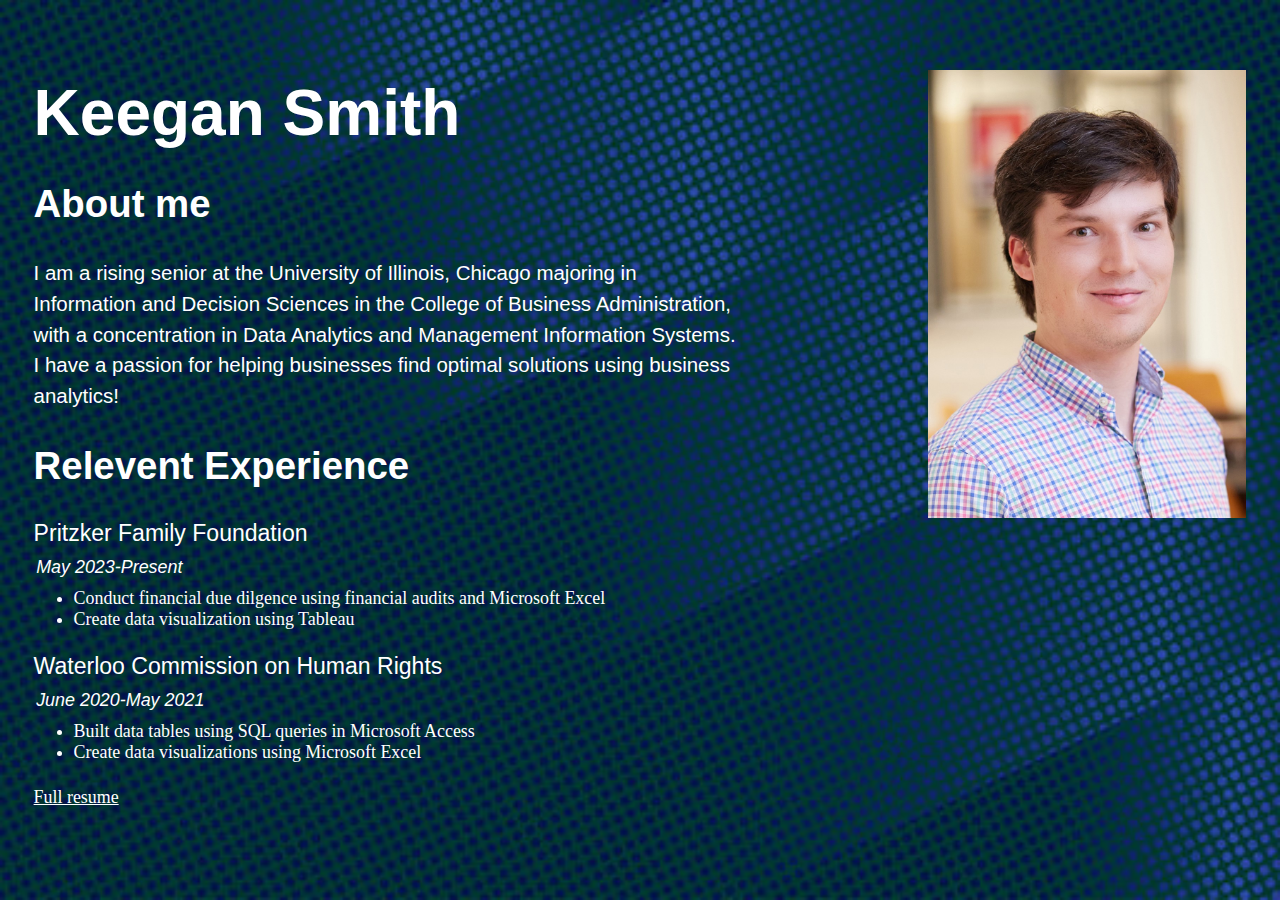
<file: index.html>
<html>

<head>
<meta name="viewport" content="width=device-width, initial-scale=1.0">
<link rel="stylesheet" href="features.css">
<title>Welcome!</title>
</head>
<body>
<div class="grid-container">
<div class="left-side">
<h1 style="margin-bottom:2vw; text-align: left;">Keegan Smith</h1>
<h2>About me</h2>
<p style="line-height:1.5; font-size:1.6vw; max-width:100%;">I am a rising senior at the University of Illinois, Chicago majoring in Information and Decision Sciences in the College of Business Administration, with a concentration in Data Analytics and Management Information Systems. I have a passion for helping businesses find optimal solutions using business analytics!</p>
<h2>Relevent Experience</h2>
<p>Pritzker Family Foundation</p>
<p style="margin-top:-1vw; font-size:1.4vw; text-indent:.2vw; font-style:italic;">May 2023-Present</p>
<p style="margin-top:-1vw;">
<ul>
<li>Conduct financial due dilgence using financial audits and Microsoft Excel</li>
<li>Create data visualization using Tableau</li>
</ul>
</p>
<p>Waterloo Commission on Human Rights</p>
<p style="margin-top:-1vw; font-size:1.4vw; text-indent:.2vw; font-style:italic;">June 2020-May 2021</p>
<p style="margin-top:-1vw;">
<ul>
<li>Built data tables using SQL queries in Microsoft Access</li>
<li>Create data visualizations using Microsoft Excel</li>
</ul>
</p>
<a href="Resume.pdf" target="_blank">Full resume</a>
</div>

<div class="right-side">
<br></br>
<div style="text-align:right;">
<img src="headshot.jpg" style="max-width:70%; max-height:70%;">
</div>
</div>
</div>
</body>

</html>
</file>
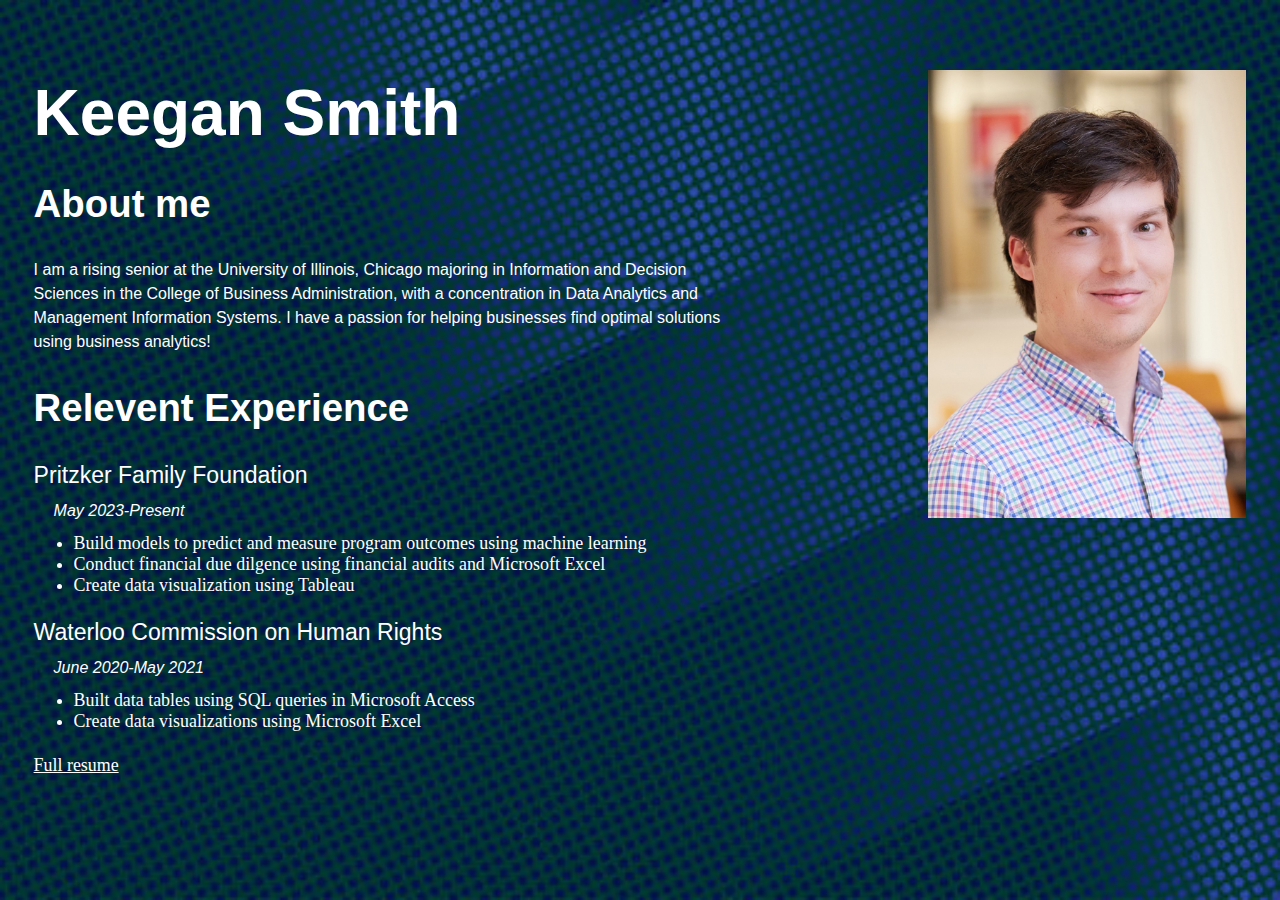
<file: welcome.html>
<html>

<head>
<link rel="stylesheet" href="features.css">
<title>Welcome!</title>
</head>
<body>
<div class="grid-container">
<div class="left-side">
<h1 style="margin-bottom:20px; text-align: left;">Keegan Smith</h1>
<h2>About me</h2>
<p style="line-height:1.5; font-size:16px; max-width:100%;">I am a rising senior at the University of Illinois, Chicago majoring in Information and Decision Sciences in the College of Business Administration, with a concentration in Data Analytics and Management Information Systems. I have a passion for helping businesses find optimal solutions using business analytics!</p>
<h2>Relevent Experience</h2>
<p>Pritzker Family Foundation</p>
<p style="margin-top:-10px; font-size:16px; text-indent:20px; font-style:italic;">May 2023-Present</p>
<p style="margin-top:-10px;">
<ul>
<li>Build models to predict and measure program outcomes using machine learning</li>
<li>Conduct financial due dilgence using financial audits and Microsoft Excel</li>
<li>Create data visualization using Tableau</li>
</ul>
</p>
<p>Waterloo Commission on Human Rights</p>
<p style="margin-top:-10px; font-size:16px; text-indent:20px; font-style:italic;">June 2020-May 2021</p>
<p style="margin-top:-10px;">
<ul>
<li>Built data tables using SQL queries in Microsoft Access</li>
<li>Create data visualizations using Microsoft Excel</li>
</ul>
</p>
<a href="Resume.pdf" target="_blank">Full resume</a>
</div>

<div class="right-side">
<br></br>
<div style="text-align:right;">
<img src="headshot.jpg" style="max-width:70%; max-height:70%;">
</div>
</div>
</div>
</body>

</html>
</file>
<file: features.css>
body {
	background-image: url('background.jpg');
	background-size: cover;

}

.grid-container {
  display: grid;
  grid-template-columns: 60% 40%;
}

.left-side {
  padding: 2.0vw;
}

.right-side {
  padding: 2.0vw;
}

h1 {
	color: white;
	outline-color: black;
	font-family: Helvetica, "Times New Roman", Arial;
	font-weight: bold;
	font-size: 5.0vw;
}

h2 {
	color: white;
	font-family: Helvetica, "Times New Roman", Arial;
	font-size: 3.0vw;
}

p {
	color:white;
	font-family: Helvetica, "Times New Roman", Arial;
	font-size: 1.8vw;
}

li {
	color:white;
	font-size: 1.4vw;
}

a {
	color:white;
	font-size: 1.4vw;
}
</file>
